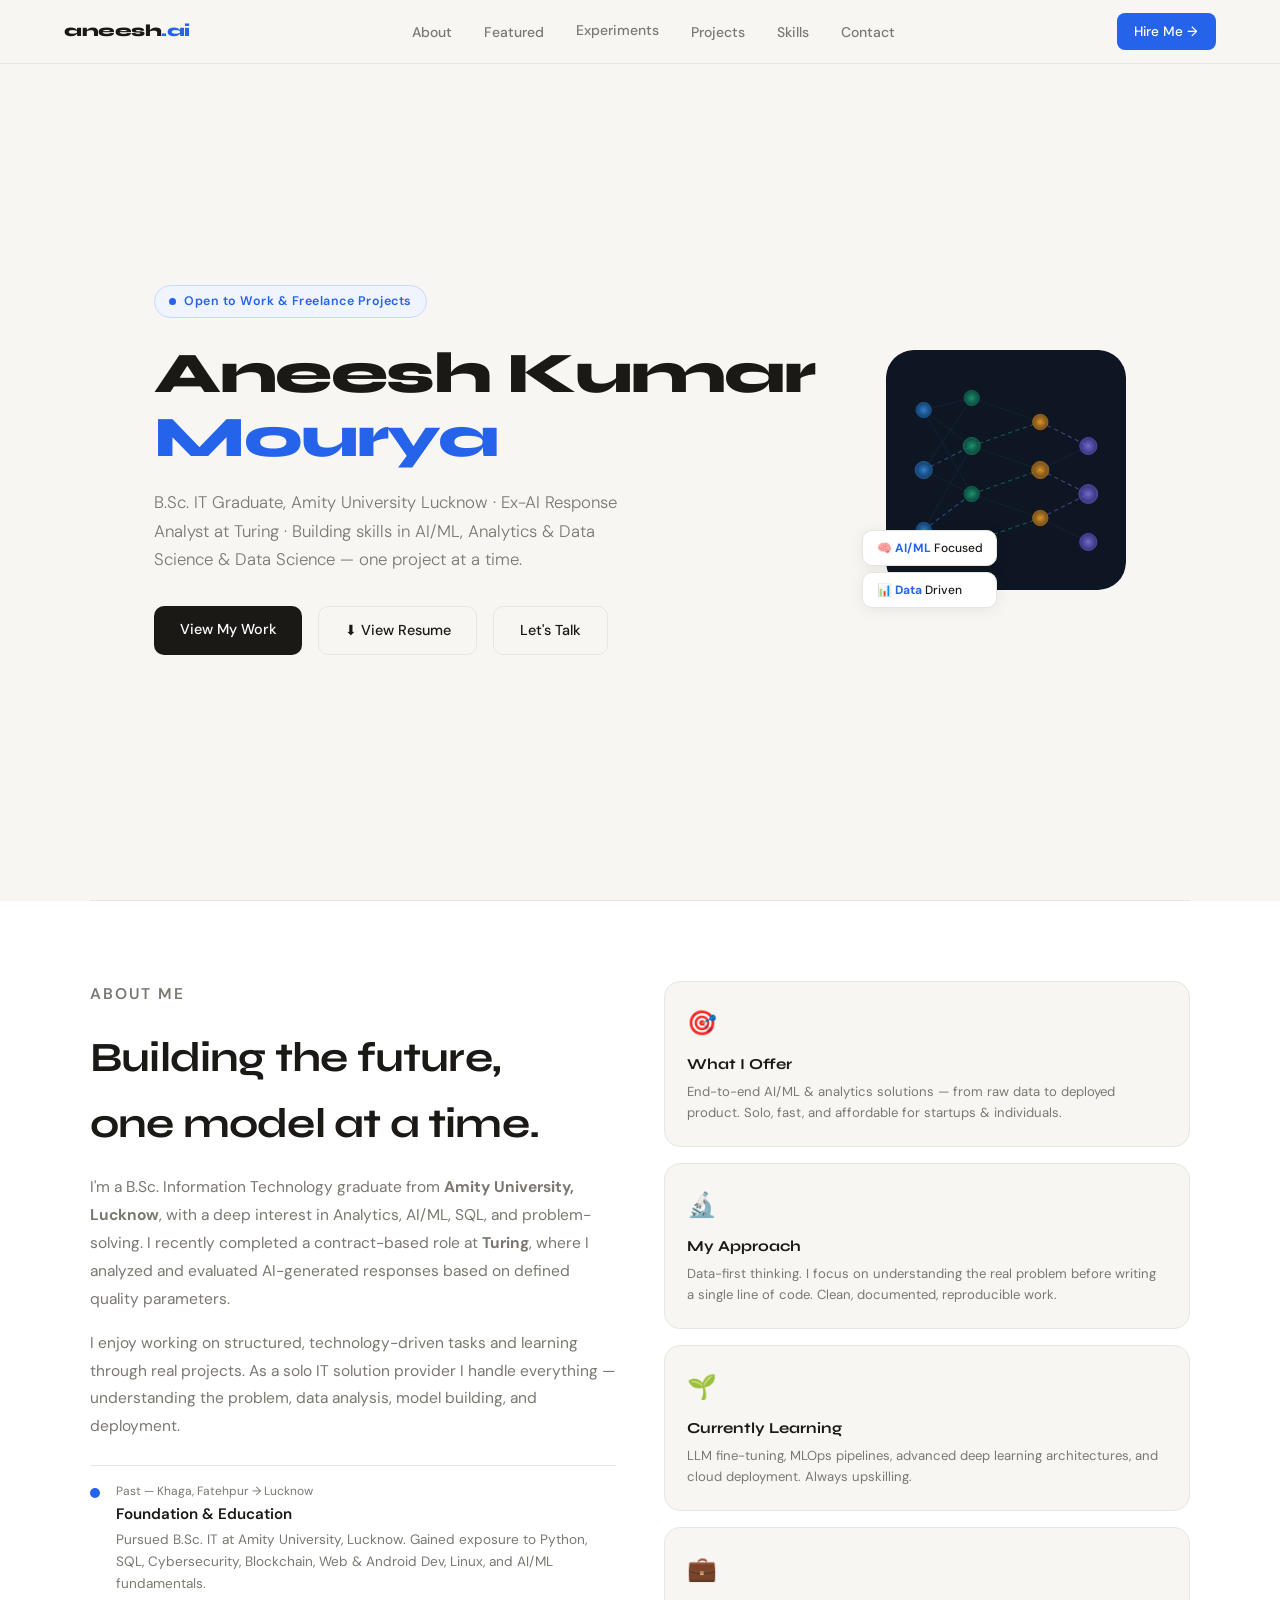
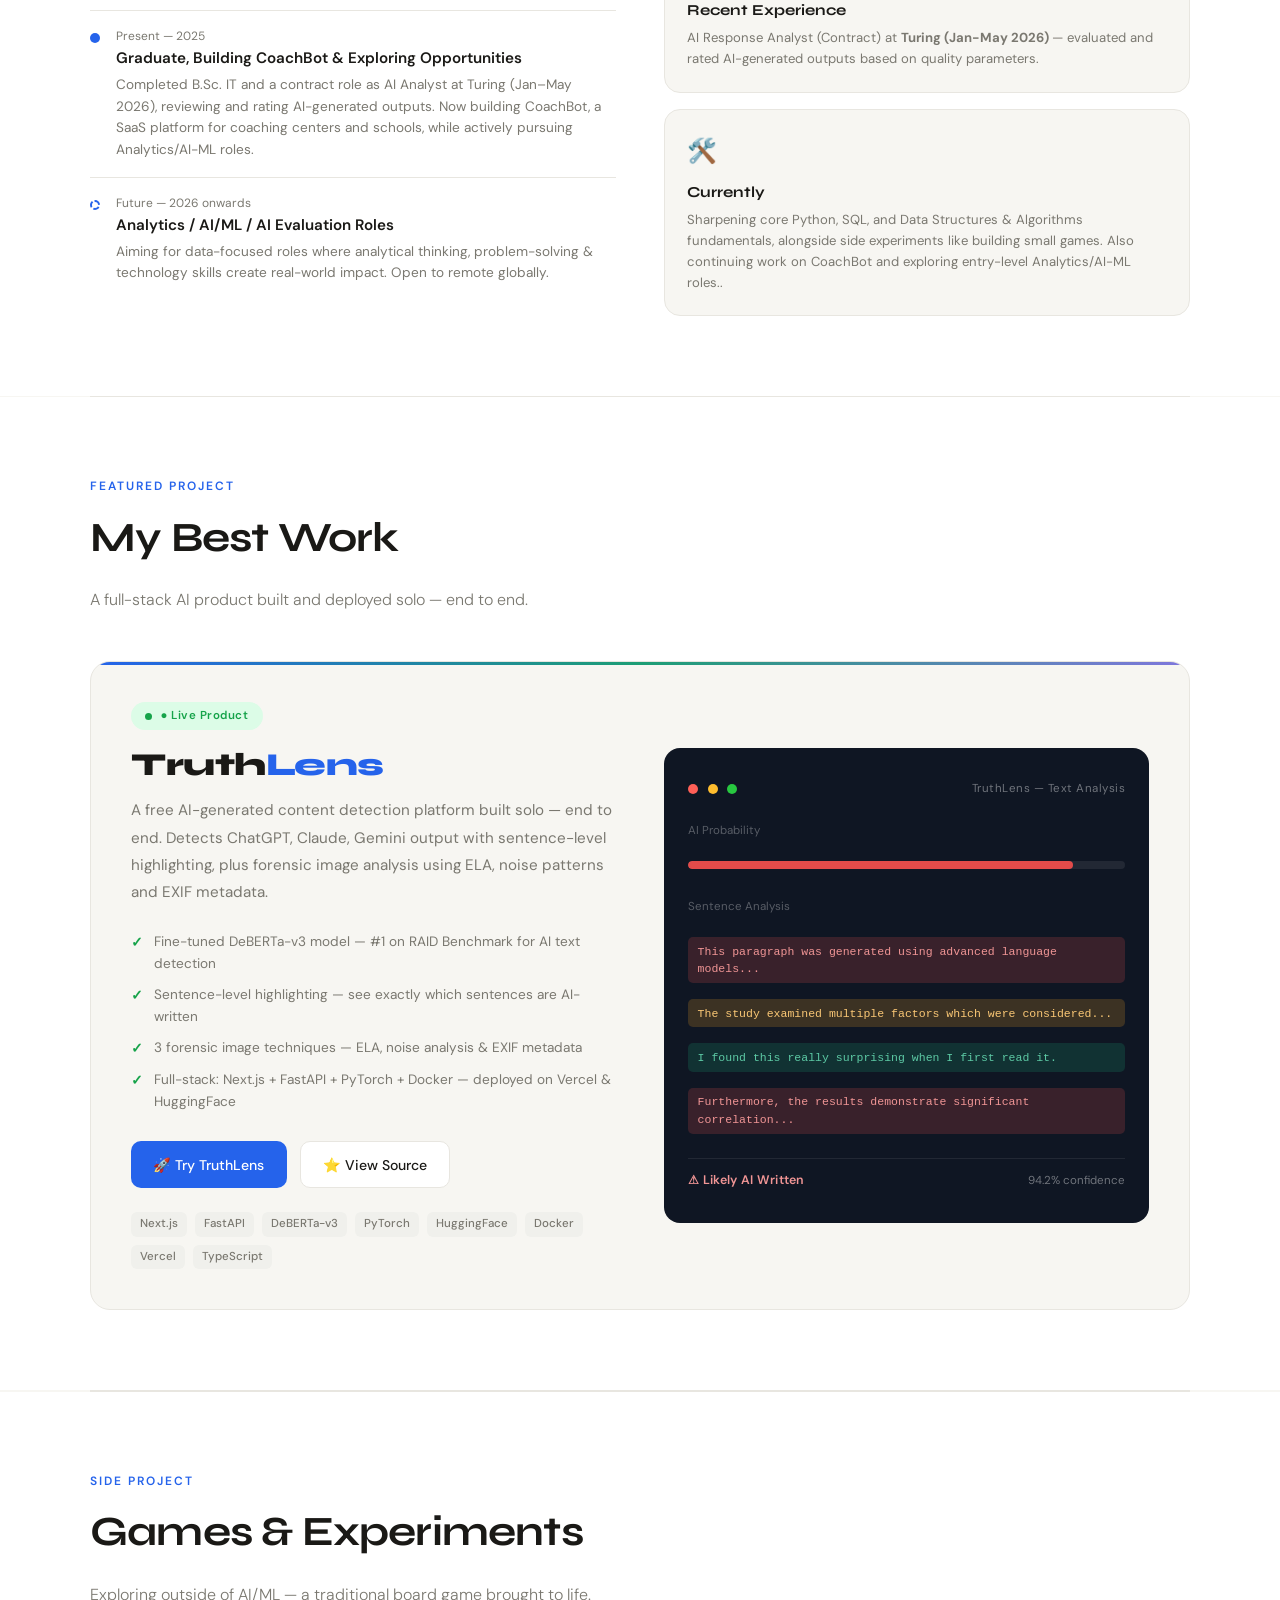
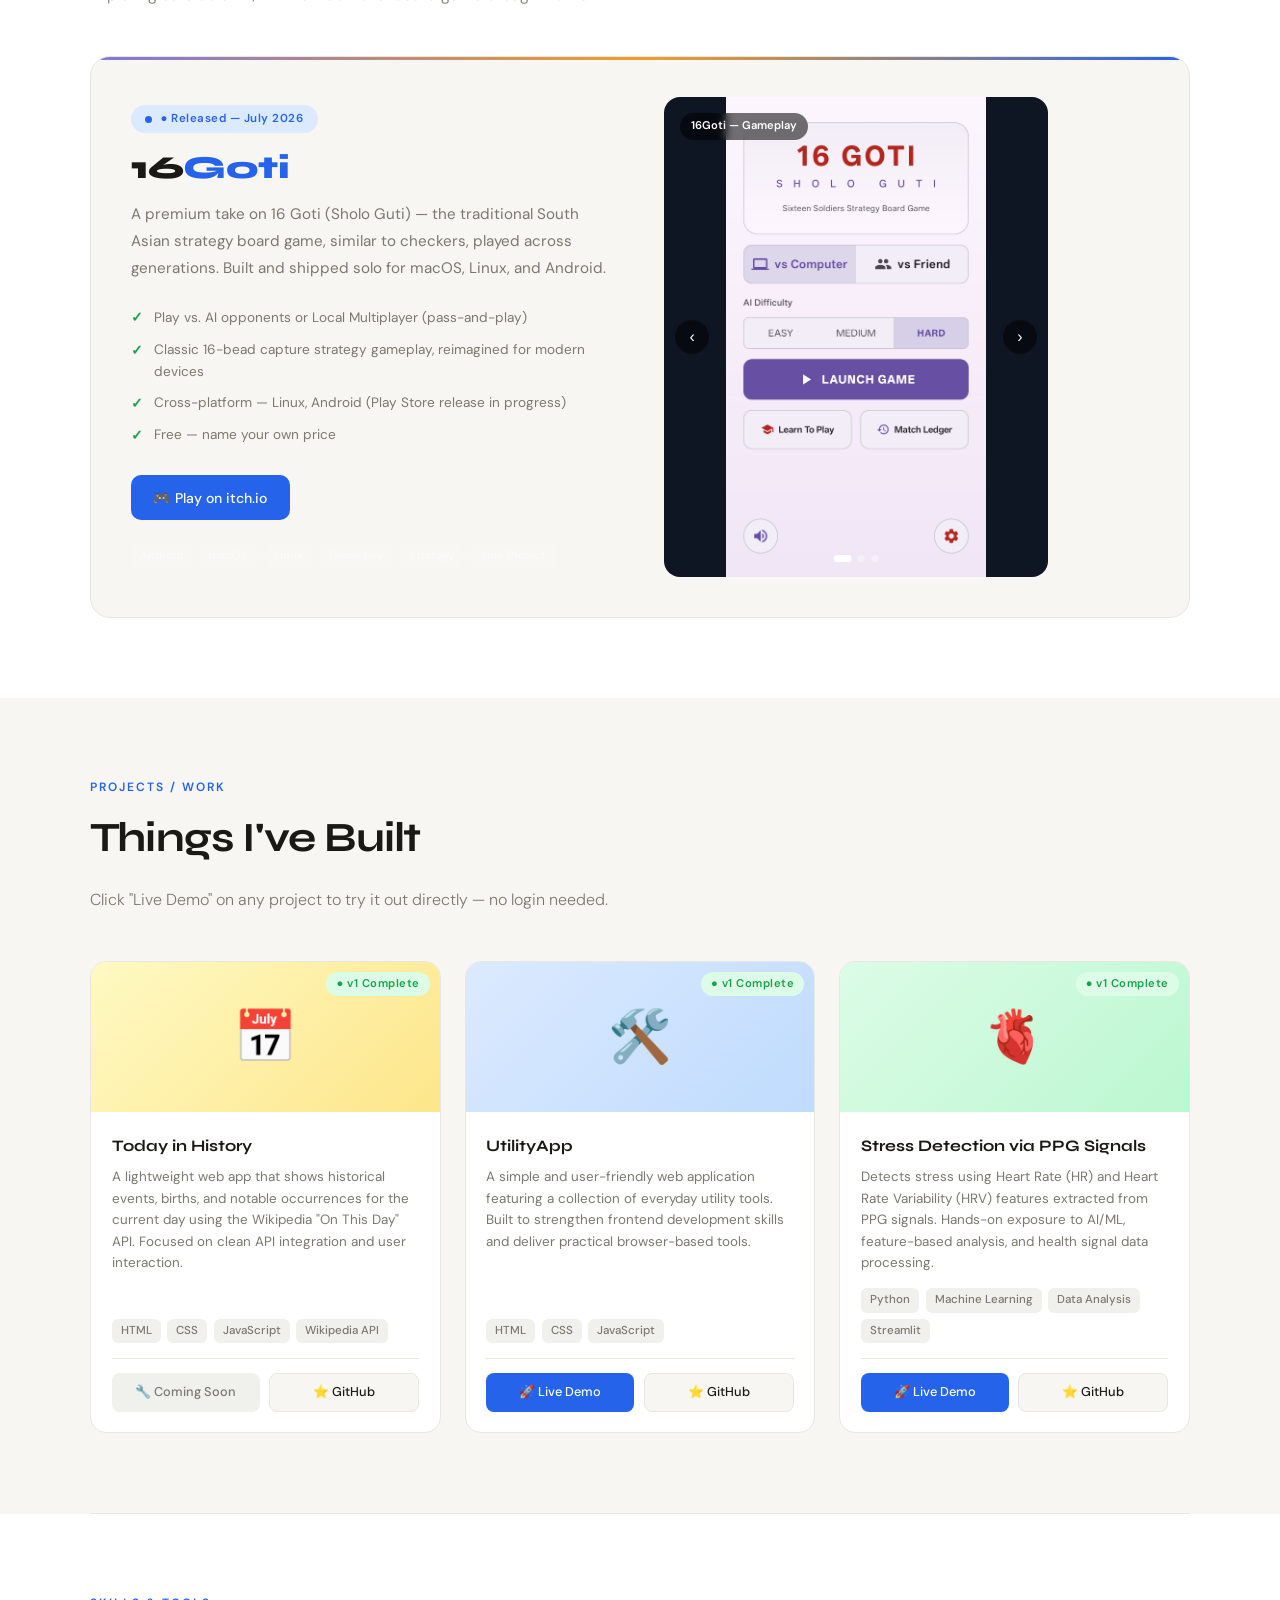
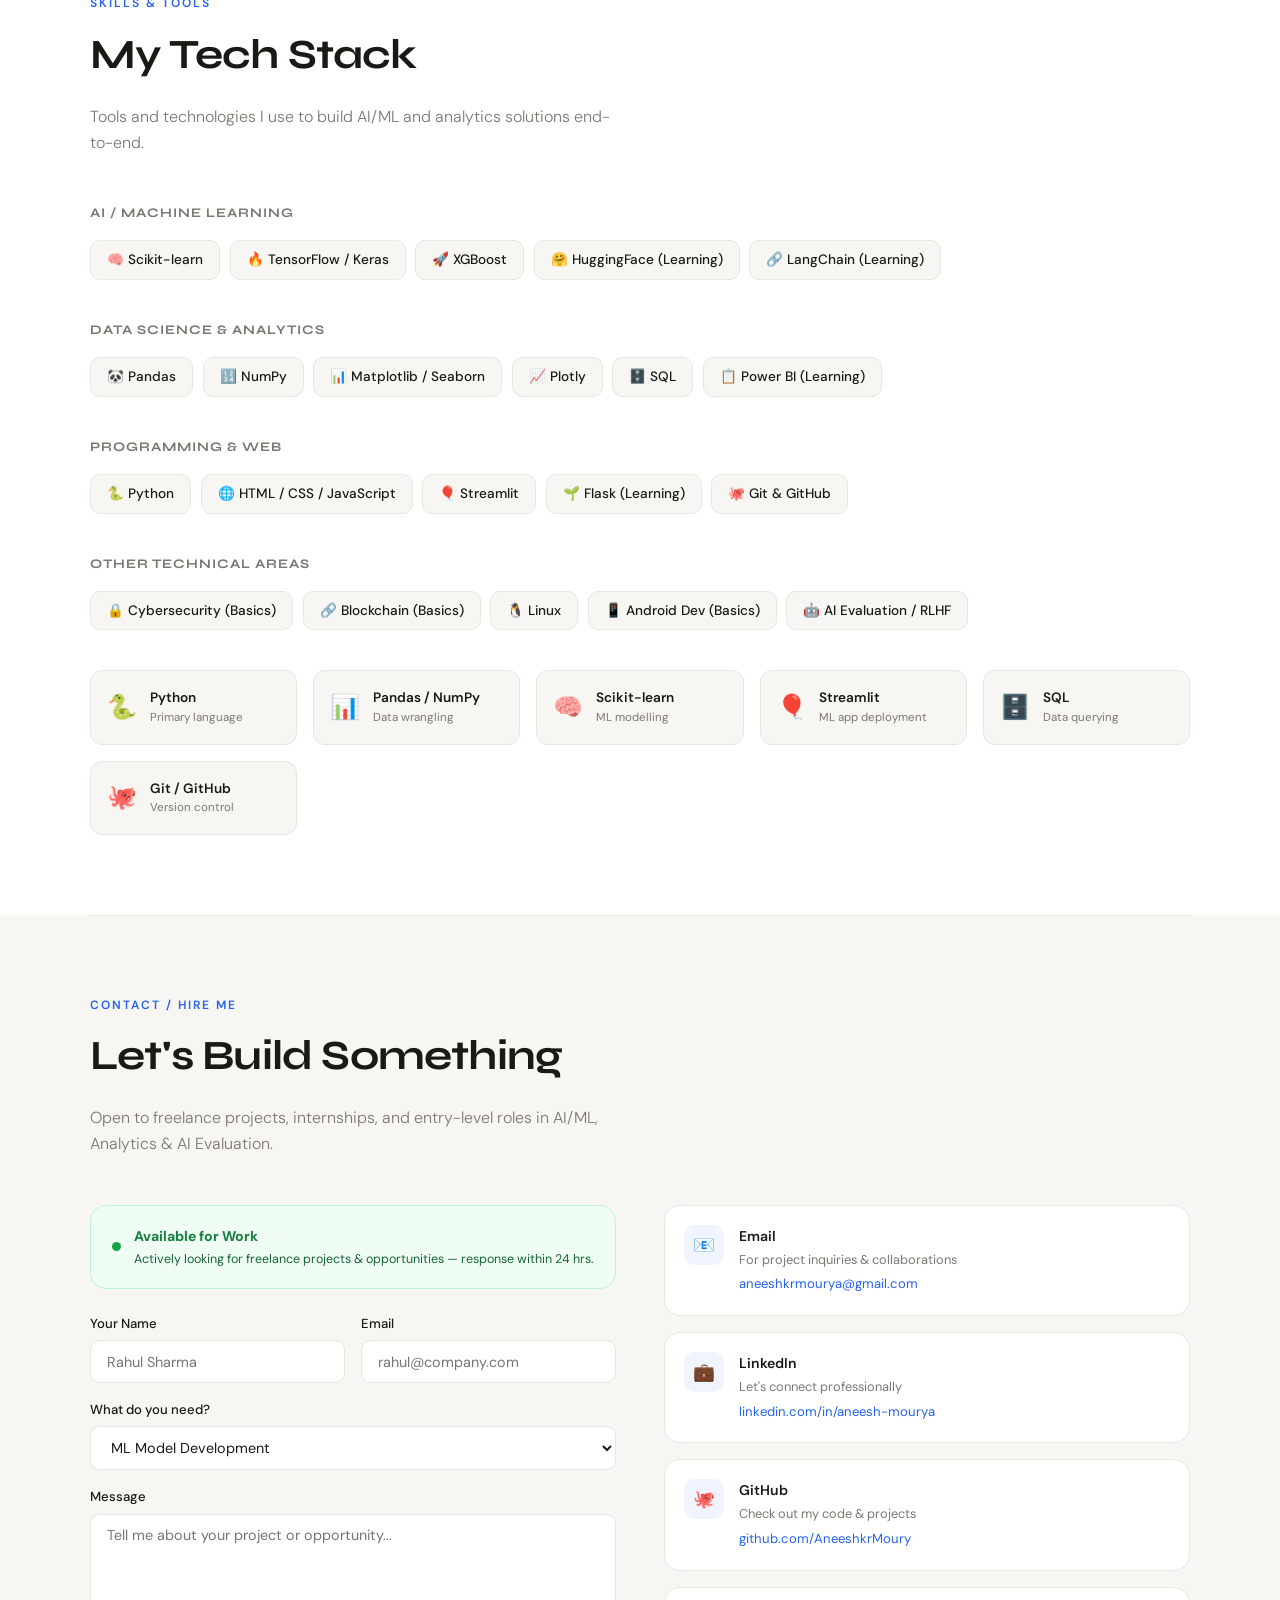
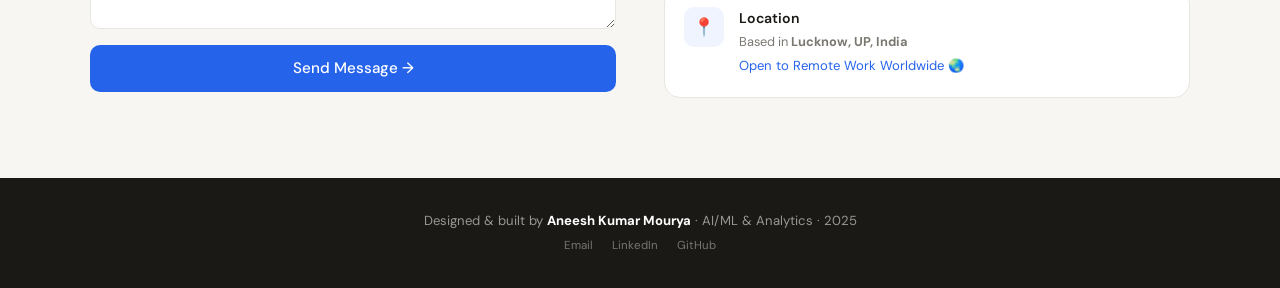
<file: index.html>
<!DOCTYPE html>
<html lang="en">
<head>
  <meta charset="UTF-8"/>
  <meta name="viewport" content="width=device-width, initial-scale=1.0"/>
  <title>Aneesh Kumar Mourya — AI/ML & Analytics</title>

    <!-- ── SEO: Basic ── -->
    <meta name="description" content="Portfolio of Aneesh Kumar Mourya — AI/ML enthusiast, Data Analyst, and AI Response Analyst at Turing. Open to freelance projects and entry-level roles."/>
    <meta name="keywords" content="Aneesh Kumar Mourya, AI ML, Data Science, Machine Learning, Analytics, Python,  Streamlit, Portfolio, Lucknow"/>
    <meta name="author" content="Aneesh Kumar Mourya"/>
    <meta name="robots" content="index, follow"/>

    <!-- ── SEO: Open Graph (LinkedIn, WhatsApp, Facebook preview) ── -->
    <meta property="og:type"        content="website"/>
    <meta property="og:url"         content="https://AneeshkrMoury.github.io"/>
    <meta property="og:title"       content="Aneesh Kumar Mourya — AI/ML & Data Science"/>
    <meta property="og:description" content="B.Sc. IT Graduate. Building ML models, data  dashboards & AI solutions. Open to freelance & entry-level roles."/>
    <meta property="og:image"       content="https://AneeshkrMoury.github.io/assets/og-preview.png"/>

    <!-- ── SEO: Twitter/X card ── -->
    <meta name="twitter:card"        content="summary_large_image"/>
    <meta name="twitter:title"       content="Aneesh Kumar Mourya — AI/ML & Data Science"/>
    <meta name="twitter:description" content="B.Sc. IT student & AI Analyst at Turing. Building ML models, data dashboards & AI solutions."/>
    <meta name="twitter:image"       content="https://AneeshkrMoury.github.io/assets/og-preview.png"/>

    <!-- ── SEO: Canonical URL ── -->
    <link rel="canonical" href="https://AneeshkrMoury.github.io"/>


  <!-- Google Analytics -->
  <script async src="https://www.googletagmanager.com/gtag/js?id=G-GRTC12CGFG"></script>
  <script>
    window.dataLayer = window.dataLayer || [];
    function gtag(){dataLayer.push(arguments);}
    gtag('js', new Date());
    gtag('config', 'G-GRTC12CGFG');
  </script>

  <!-- Google Fonts -->
  <link rel="preconnect" href="https://fonts.googleapis.com"/>
  <link href="https://fonts.googleapis.com/css2?family=Syne:wght@400;600;700;800&family=DM+Sans:wght@300;400;500&display=swap" rel="stylesheet"/>

  <!-- ── CSS — one file per section, load order matters ── -->
  <link rel="stylesheet" href="css/tokens.css"/>
  <link rel="stylesheet" href="css/utilities.css"/>
  <link rel="stylesheet" href="css/nav.css"/>
  <link rel="stylesheet" href="css/hero.css"/>
  <link rel="stylesheet" href="css/about.css"/>
  <link rel="stylesheet" href="css/projects.css"/>
  <link rel="stylesheet" href="css/skills.css"/>
  <link rel="stylesheet" href="css/contact.css"/>
  <link rel="stylesheet" href="css/footer.css"/>
  <!-- ADD NEW SECTION CSS HERE ↑ -->
</head>
<body>

<!-- ═══════════════════════════════════════════════════
     NAV
     To add a link: copy a <li> and update href + label
     ═══════════════════════════════════════════════════ -->
<nav>
  <a href="#" class="nav-logo">aneesh<span>.ai</span></a>
  <ul class="nav-links">
    <li><a href="#about">About</a></li>
    <li><a href="#featured">Featured</a></li>
    <a href="#side-project">Experiments</a>
    <li><a href="#projects">Projects</a></li>
    <li><a href="#skills">Skills</a></li>
    <li><a href="#contact">Contact</a></li>
    <!-- ADD NEW NAV LINK HERE -->
  </ul>
  <a href="#contact" class="nav-cta">Hire Me →</a>
</nav>

<!-- ═══════════════════════════════════════════════════
     HERO SECTION
     Edit content in: sections/hero.html
     Edit styles in:  css/hero.css
     ═══════════════════════════════════════════════════ -->
<div class="hero">
  <div class="hero-left">
    <div class="hero-badge">Open to Work &amp; Freelance Projects</div>
    <h1>Aneesh Kumar<br/><em>Mourya</em></h1>
    <p class="hero-sub">
      B.Sc. IT Graduate, Amity University Lucknow · Ex-AI Response Analyst at Turing · Building skills in AI/ML, Analytics & Data Science &amp; Data Science — one project at a time.
    </p>
    <div class="hero-btns">
      <a href="#projects" class="btn-primary">View My Work</a>
      <a href="assets/Aneesh_Kumar_Mourya_Resume.pdf" target="_blank" class="btn-outline">⬇ View Resume</a>
      <a href="#contact" class="btn-outline">Let's Talk</a>
    </div>
  </div>
  <div class="hero-right">
    <div class="hero-avatar" style="background:transparent; border:none; padding:0; overflow:hidden;">
  <svg width="100%" viewBox="0 0 280 280" xmlns="http://www.w3.org/2000/svg" style="border-radius:26px;">
    <defs>
      <radialGradient id="gb" cx="50%" cy="50%" r="50%"><stop offset="0%" stop-color="#378ADD" stop-opacity="0.9"/><stop offset="100%" stop-color="#185FA5" stop-opacity="0.6"/></radialGradient>
      <radialGradient id="gt" cx="50%" cy="50%" r="50%"><stop offset="0%" stop-color="#1D9E75" stop-opacity="0.9"/><stop offset="100%" stop-color="#0F6E56" stop-opacity="0.6"/></radialGradient>
      <radialGradient id="ga" cx="50%" cy="50%" r="50%"><stop offset="0%" stop-color="#EF9F27" stop-opacity="0.9"/><stop offset="100%" stop-color="#BA7517" stop-opacity="0.6"/></radialGradient>
      <radialGradient id="gp" cx="50%" cy="50%" r="50%"><stop offset="0%" stop-color="#7F77DD" stop-opacity="0.9"/><stop offset="100%" stop-color="#534AB7" stop-opacity="0.6"/></radialGradient>
      <style>
        .he{stroke-width:.7;fill:none;opacity:.15}
        .ha{stroke-width:1.2;fill:none;opacity:.5;stroke-dasharray:5 4;animation:fd 1.8s linear infinite}
        .ha2{stroke-width:1.2;fill:none;opacity:.5;stroke-dasharray:5 4;animation:fd 2.2s linear infinite .5s}
        .ha3{stroke-width:1.2;fill:none;opacity:.5;stroke-dasharray:5 4;animation:fd 2.6s linear infinite 1s}
        .p1{animation:pn 2.8s ease-in-out infinite}
        .p2{animation:pn 2.8s ease-in-out infinite .6s}
        .p3{animation:pn 2.8s ease-in-out infinite 1.2s}
        .p4{animation:pn 2.8s ease-in-out infinite 1.8s}
        .rg{animation:re 2.8s ease-out infinite}
        .rg2{animation:re 2.8s ease-out infinite 1.4s}
        @keyframes fd{to{stroke-dashoffset:-18}}
        @keyframes pn{0%,100%{r:9}50%{r:11}}
        @keyframes re{0%{r:10;opacity:.5}100%{r:24;opacity:0}}
      </style>
    </defs>
    <rect width="280" height="280" fill="#0f1623" rx="26"/>
    <!-- Edges input→h1 -->
    <line class="he" stroke="#378ADD" x1="44" y1="70"  x2="100" y2="56"/>
    <line class="he" stroke="#378ADD" x1="44" y1="70"  x2="100" y2="112"/>
    <line class="he" stroke="#378ADD" x1="44" y1="70"  x2="100" y2="168"/>
    <line class="he" stroke="#378ADD" x1="44" y1="140" x2="100" y2="56"/>
    <line class="ha"  stroke="#378ADD" x1="44" y1="140" x2="100" y2="112"/>
    <line class="he" stroke="#378ADD" x1="44" y1="140" x2="100" y2="168"/>
    <line class="he" stroke="#378ADD" x1="44" y1="210" x2="100" y2="112"/>
    <line class="ha2" stroke="#378ADD" x1="44" y1="210" x2="100" y2="168"/>
    <line class="he" stroke="#378ADD" x1="44" y1="210" x2="100" y2="224"/>
    <!-- Edges h1→h2 -->
    <line class="he"  stroke="#1D9E75" x1="100" y1="56"  x2="180" y2="84"/>
    <line class="ha3" stroke="#1D9E75" x1="100" y1="112" x2="180" y2="84"/>
    <line class="he"  stroke="#1D9E75" x1="100" y1="112" x2="180" y2="140"/>
    <line class="ha"  stroke="#1D9E75" x1="100" y1="168" x2="180" y2="140"/>
    <line class="he"  stroke="#1D9E75" x1="100" y1="168" x2="180" y2="196"/>
    <line class="ha2" stroke="#1D9E75" x1="100" y1="224" x2="180" y2="196"/>
    <!-- Edges h2→out -->
    <line class="ha"  stroke="#7F77DD" x1="180" y1="84"  x2="236" y2="112"/>
    <line class="he"  stroke="#7F77DD" x1="180" y1="140" x2="236" y2="112"/>
    <line class="ha2" stroke="#7F77DD" x1="180" y1="140" x2="236" y2="168"/>
    <line class="ha3" stroke="#7F77DD" x1="180" y1="196" x2="236" y2="168"/>
    <line class="he"  stroke="#7F77DD" x1="180" y1="196" x2="236" y2="224"/>
    <!-- Input nodes -->
    <circle class="rg"  cx="44" cy="140" r="10" fill="none" stroke="#378ADD" stroke-width=".7"/>
    <circle cx="44" cy="70"  r="9" fill="url(#gb)" stroke="#185FA5" stroke-width=".8"/>
    <circle cx="44" cy="140" r="9" fill="url(#gb)" stroke="#185FA5" stroke-width=".8" class="p1"/>
    <circle cx="44" cy="210" r="9" fill="url(#gb)" stroke="#185FA5" stroke-width=".8" class="p3"/>
    <!-- H1 nodes -->
    <circle class="rg2" cx="100" cy="112" r="10" fill="none" stroke="#1D9E75" stroke-width=".7"/>
    <circle cx="100" cy="56"  r="9" fill="url(#gt)" stroke="#0F6E56" stroke-width=".8"/>
    <circle cx="100" cy="112" r="9" fill="url(#gt)" stroke="#0F6E56" stroke-width=".8" class="p2"/>
    <circle cx="100" cy="168" r="9" fill="url(#gt)" stroke="#0F6E56" stroke-width=".8" class="p4"/>
    <circle cx="100" cy="224" r="9" fill="url(#gt)" stroke="#0F6E56" stroke-width=".8" class="p1"/>
    <!-- H2 nodes -->
    <circle class="rg"  cx="180" cy="140" r="10" fill="none" stroke="#EF9F27" stroke-width=".7"/>
    <circle cx="180" cy="84"  r="9" fill="url(#ga)" stroke="#BA7517" stroke-width=".8" class="p3"/>
    <circle cx="180" cy="140" r="9" fill="url(#ga)" stroke="#BA7517" stroke-width=".8" class="p1"/>
    <circle cx="180" cy="196" r="9" fill="url(#ga)" stroke="#BA7517" stroke-width=".8" class="p2"/>
    <!-- Output nodes -->
    <circle class="rg2" cx="236" cy="168" r="11" fill="none" stroke="#7F77DD" stroke-width=".7"/>
    <circle cx="236" cy="112" r="10" fill="url(#gp)" stroke="#534AB7" stroke-width="1" class="p4"/>
    <circle cx="236" cy="168" r="10" fill="url(#gp)" stroke="#534AB7" stroke-width="1" class="p2"/>
    <circle cx="236" cy="224" r="10" fill="url(#gp)" stroke="#534AB7" stroke-width="1" class="p3"/>
  </svg>
</div>
    <div class="hero-chips">
      <div class="chip">🧠 <strong>AI/ML</strong> Focused</div>
      <div class="chip">📊 <strong>Data</strong> Driven</div>
    </div>
  </div>
</div>

<div class="divider"></div>

<!-- ═══════════════════════════════════════════════════
     ABOUT SECTION
     Edit content in: sections/about.html
     Edit styles in:  css/about.css
     ═══════════════════════════════════════════════════ -->
<section id="about">
  <div class="inner">
    <div class="about-grid">

      <div class="about-bio">
        <p class="section-label">About Me</p>
        <h2 class="section-title">Building the future,<br/>one model at a time.</h2>
        <p>
          I'm a B.Sc. Information Technology graduate from <strong>Amity University, Lucknow</strong>,
          with a deep interest in Analytics, AI/ML, SQL, and problem-solving. I recently completed
          a contract-based role at <strong>Turing</strong>, where I analyzed and evaluated
          AI-generated responses based on defined quality parameters.
        </p>
        <p>
          I enjoy working on structured, technology-driven tasks and learning through real projects.
          As a solo IT solution provider I handle everything — understanding the problem,
          data analysis, model building, and deployment.
        </p>

        <div class="timeline">
          <div class="timeline-item reveal">
            <div class="tl-dot"></div>
            <div>
              <div class="tl-year">Past — Khaga, Fatehpur → Lucknow</div>
              <div class="tl-title">Foundation &amp; Education</div>
              <div class="tl-desc">Pursued B.Sc. IT at Amity University, Lucknow. Gained exposure to Python, SQL, Cybersecurity, Blockchain, Web &amp; Android Dev, Linux, and AI/ML fundamentals.</div>
            </div>
          </div>
          <div class="timeline-item reveal">
            <div class="tl-dot"></div>
            <div>
              <div class="tl-year">Present — 2025</div>
              <div class="tl-title">Graduate, Building CoachBot &amp; Exploring Opportunities</div>
              <div class="tl-desc">Completed B.Sc. IT and a contract role as AI Analyst at Turing (Jan–May 2026), reviewing and rating AI-generated outputs. Now building CoachBot, a SaaS platform for coaching centers and schools, while actively pursuing Analytics/AI-ML roles.</div>
            </div>
          </div>
          <div class="timeline-item reveal">
            <div class="tl-dot future"></div>
            <div>
              <div class="tl-year">Future — 2026 onwards</div>
              <div class="tl-title">Analytics / AI/ML / AI Evaluation Roles</div>
              <div class="tl-desc">Aiming for data-focused roles where analytical thinking, problem-solving &amp; technology skills create real-world impact. Open to remote globally.</div>
            </div>
          </div>
        </div>
      </div>

      <div class="about-cards">
        <div class="about-card reveal">
          <div class="about-card-icon">🎯</div>
          <h4>What I Offer</h4>
          <p>End-to-end AI/ML &amp; analytics solutions — from raw data to deployed product. Solo, fast, and affordable for startups &amp; individuals.</p>
        </div>
        <div class="about-card reveal">
          <div class="about-card-icon">🔬</div>
          <h4>My Approach</h4>
          <p>Data-first thinking. I focus on understanding the real problem before writing a single line of code. Clean, documented, reproducible work.</p>
        </div>
        <div class="about-card reveal">
          <div class="about-card-icon">🌱</div>
          <h4>Currently Learning</h4>
          <p>LLM fine-tuning, MLOps pipelines, advanced deep learning architectures, and cloud deployment. Always upskilling.</p>
        </div>
        <div class="about-card reveal">
          <div class="about-card-icon">💼</div>
          <h4>Recent Experience</h4>
          <p>AI Response Analyst (Contract) at <strong>Turing (Jan-May 2026) </strong> — evaluated and rated AI-generated outputs based on quality parameters.</p>
        </div>
        <div class="about-card reveal">
          <div class="about-card-icon">🛠️</div>
          <h4>Currently</h4>
          <p>Sharpening core Python, SQL, and Data Structures &amp; Algorithms fundamentals, alongside side experiments like building small games. Also continuing work on CoachBot and exploring entry-level Analytics/AI-ML roles..</p>
        </div>
      </div>

    </div>
  </div>
</section>

<div class="divider"></div>


<!-- ═══════════════════════════════════════════════════
     SECTION: FEATURED PROJECT
     Edit content in: sections/featured.html
     To add another featured project: copy .featured-card
     ═══════════════════════════════════════════════════ -->
<section id="featured" style="padding:var(--section-pad); background:var(--surface);">
  <div class="inner">
    <p class="section-label">Featured Project</p>
    <h2 class="section-title">My Best Work</h2>
    <p class="section-desc">A full-stack AI product built and deployed solo — end to end.</p>

    <style>
      .featured-card {
        background: var(--bg);
        border: 1.5px solid var(--border);
        border-radius: 20px;
        padding: 2.5rem;
        display: grid;
        grid-template-columns: 1fr 1fr;
        gap: 3rem;
        align-items: center;
        position: relative;
        overflow: hidden;
        transition: box-shadow .2s;
      }
      .featured-card:hover { box-shadow: 0 12px 40px rgba(0,0,0,0.1); }
      .featured-card::before {
        content: '';
        position: absolute;
        top: 0; left: 0; right: 0;
        height: 3px;
        background: linear-gradient(90deg, #2563eb, #1D9E75, #7F77DD);
        border-radius: 20px 20px 0 0;
      }
      .featured-label {
        display: inline-flex; align-items: center; gap: .5rem;
        background: #dcfce7; color: #16a34a;
        padding: .3rem .9rem; border-radius: 100px;
        font-size: .72rem; font-weight: 600;
        letter-spacing: .5px; margin-bottom: 1rem;
      }
      .featured-label::before {
        content: ''; width: 7px; height: 7px;
        background: #16a34a; border-radius: 50%;
        animation: pulse 2s infinite;
      }
      .featured-title {
        font-family: var(--font-display);
        font-size: clamp(1.4rem, 2.5vw, 2rem);
        font-weight: 800; letter-spacing: -.5px;
        margin-bottom: .8rem; line-height: 1.2;
      }
      .featured-title span { color: var(--accent); }
      .featured-desc {
        font-size: .95rem; color: var(--muted);
        line-height: 1.8; margin-bottom: 1.5rem;
      }
      .featured-highlights {
        display: flex; flex-direction: column;
        gap: .6rem; margin-bottom: 1.8rem;
      }
      .highlight-item {
        display: flex; align-items: flex-start; gap: .7rem;
        font-size: .85rem; color: var(--muted);
      }
      .highlight-item::before {
        content: '✓';
        color: #16a34a; font-weight: 700;
        flex-shrink: 0; margin-top: .05rem;
      }
      .featured-btns { display: flex; gap: .8rem; flex-wrap: wrap; }
      .featured-btn-primary {
        background: var(--accent); color: white;
        padding: .7rem 1.4rem; border-radius: 10px;
        font-size: .88rem; font-weight: 500;
        text-decoration: none; transition: opacity .2s;
        display: inline-flex; align-items: center; gap: .4rem;
      }
      .featured-btn-primary:hover { opacity: .85; }
      .featured-btn-secondary {
        background: var(--surface); color: var(--text);
        padding: .7rem 1.4rem; border-radius: 10px;
        font-size: .88rem; font-weight: 500;
        text-decoration: none; border: 1.5px solid var(--border);
        transition: border-color .2s;
        display: inline-flex; align-items: center; gap: .4rem;
      }
      .featured-btn-secondary:hover { border-color: var(--text); }
      .featured-visual {
        background: #0f1623;
        border-radius: 16px;
        padding: 2rem 1.5rem;
        display: flex; flex-direction: column; gap: 1rem;
      }
      .featured-visual-header {
        display: flex; align-items: center; gap: .6rem;
        margin-bottom: .5rem;
      }
      .dot { width: 10px; height: 10px; border-radius: 50%; }
      .dot-red   { background: #ff5f57; }
      .dot-yellow{ background: #ffbd2e; }
      .dot-green { background: #28c840; }
      .mock-label {
        font-size: .72rem; color: rgba(255,255,255,.4);
        margin-left: auto; letter-spacing: .5px;
      }
      .mock-bar {
        height: 8px; border-radius: 4px;
        background: rgba(255,255,255,.08);
        position: relative; overflow: hidden;
      }
      .mock-bar-fill {
        height: 100%; border-radius: 4px;
        animation: bar-fill 2.5s ease-in-out infinite alternate;
      }
      .bar-red    { background: #E24B4A; width: 88%; }
      .bar-yellow { background: #EF9F27; width: 45%; }
      .bar-green  { background: #1D9E75; width: 12%; }
      @keyframes bar-fill {
        0%   { opacity: .7; }
        100% { opacity: 1; }
      }
      .mock-sentence {
        font-size: .72rem; padding: .35rem .6rem;
        border-radius: 5px; line-height: 1.5;
        font-family: monospace;
      }
      .mock-ai    { background: rgba(226,75,74,.2);  color: #f09595; }
      .mock-human { background: rgba(29,158,117,.2); color: #5DCAA5; }
      .mock-mixed { background: rgba(239,159,39,.2); color: #FAC775; }
      .mock-score {
        display: flex; justify-content: space-between;
        align-items: center; margin-top: .5rem;
        padding-top: .8rem;
        border-top: 1px solid rgba(255,255,255,.08);
      }
      .mock-verdict {
        font-size: .78rem; font-weight: 600;
        color: #f09595; letter-spacing: .3px;
      }
      .mock-conf {
        font-size: .72rem; color: rgba(255,255,255,.4);
      }
      .featured-tags {
        display: flex; flex-wrap: wrap; gap: .5rem;
        margin-top: 1.2rem;
      }
      .featured-tag {
        background: rgba(255,255,255,.06);
        color: rgba(255,255,255,.5);
        font-size: .7rem; font-weight: 500;
        padding: 3px 9px; border-radius: 6px;
      }
      @media (max-width: 768px) {
        .featured-card { grid-template-columns: 1fr; }
        .featured-visual { display: none; }
      }
    </style>

    <div class="featured-card reveal">

      <!-- LEFT: Info -->
      <div>
        <div class="featured-label">● Live Product</div>
        <div class="featured-title">Truth<span>Lens</span></div>
        <p class="featured-desc">
          A free AI-generated content detection platform built solo — end to end.
          Detects ChatGPT, Claude, Gemini output with sentence-level highlighting,
          plus forensic image analysis using ELA, noise patterns and EXIF metadata.
        </p>
        <div class="featured-highlights">
          <div class="highlight-item">Fine-tuned DeBERTa-v3 model — #1 on RAID Benchmark for AI text detection</div>
          <div class="highlight-item">Sentence-level highlighting — see exactly which sentences are AI-written</div>
          <div class="highlight-item">3 forensic image techniques — ELA, noise analysis & EXIF metadata</div>
          <div class="highlight-item">Full-stack: Next.js + FastAPI + PyTorch + Docker — deployed on Vercel & HuggingFace</div>
        </div>
        <div class="featured-btns">
          <a href="https://truthlens-fawn.vercel.app" target="_blank" class="featured-btn-primary">🚀 Try TruthLens</a>
          <a href="https://github.com/AneeshkrMoury/truthlens" target="_blank" class="featured-btn-secondary">⭐ View Source</a>
        </div>
        <div class="featured-tags" style="margin-top:1.5rem;">
          <span class="tag">Next.js</span>
          <span class="tag">FastAPI</span>
          <span class="tag">DeBERTa-v3</span>
          <span class="tag">PyTorch</span>
          <span class="tag">HuggingFace</span>
          <span class="tag">Docker</span>
          <span class="tag">Vercel</span>
          <span class="tag">TypeScript</span>
        </div>
      </div>

      <!-- RIGHT: Mock UI preview -->
      <div class="featured-visual">
        <div class="featured-visual-header">
          <div class="dot dot-red"></div>
          <div class="dot dot-yellow"></div>
          <div class="dot dot-green"></div>
          <span class="mock-label">TruthLens — Text Analysis</span>
        </div>
        <div style="font-size:.72rem;color:rgba(255,255,255,.3);margin-bottom:.3rem;">AI Probability</div>
        <div class="mock-bar"><div class="mock-bar-fill bar-red"></div></div>
        <div style="font-size:.72rem;color:rgba(255,255,255,.3);margin:.8rem 0 .3rem;">Sentence Analysis</div>
        <div class="mock-sentence mock-ai">This paragraph was generated using advanced language models...</div>
        <div class="mock-sentence mock-mixed">The study examined multiple factors which were considered...</div>
        <div class="mock-sentence mock-human">I found this really surprising when I first read it.</div>
        <div class="mock-sentence mock-ai">Furthermore, the results demonstrate significant correlation...</div>
        <div class="mock-score">
          <span class="mock-verdict">⚠ Likely AI Written</span>
          <span class="mock-conf">94.2% confidence</span>
        </div>
      </div>

    </div>
  </div>
</section>

<div class="divider"></div>

<div class="divider"></div>

<section id="side-project" style="padding:var(--section-pad); background:var(--surface);">
  <div class="inner">
    <p class="section-label">Side Project</p>
    <h2 class="section-title">Games & Experiments</h2>
    <p class="section-desc">Exploring outside of AI/ML — a traditional board game brought to life.</p>

    <style>
      .side-card {
        background: var(--bg);
        border: 1.5px solid var(--border);
        border-radius: 20px;
        padding: 2.5rem;
        display: grid;
        grid-template-columns: 1fr 1fr;
        gap: 3rem;
        align-items: center;
        position: relative;
        overflow: hidden;
        transition: box-shadow .2s;
      }
      .side-card:hover { box-shadow: 0 12px 40px rgba(0,0,0,0.1); }
      .side-card::before {
        content: '';
        position: absolute;
        top: 0; left: 0; right: 0;
        height: 3px;
        background: linear-gradient(90deg, #7F77DD, #EF9F27, #2563eb);
        border-radius: 20px 20px 0 0;
      }
      .side-label {
        display: inline-flex; align-items: center; gap: .5rem;
        background: #dbeafe; color: #2563eb;
        padding: .3rem .9rem; border-radius: 100px;
        font-size: .72rem; font-weight: 600;
        letter-spacing: .5px; margin-bottom: 1rem;
      }
      .side-label::before {
        content: ''; width: 7px; height: 7px;
        background: #2563eb; border-radius: 50%;
      }
      .side-title {
        font-family: var(--font-display);
        font-size: clamp(1.4rem, 2.5vw, 2rem);
        font-weight: 800; letter-spacing: -.5px;
        margin-bottom: .8rem; line-height: 1.2;
      }
      .side-title span { color: var(--accent); }
      .side-desc {
        font-size: .95rem; color: var(--muted);
        line-height: 1.8; margin-bottom: 1.5rem;
      }
      .side-highlights {
        display: flex; flex-direction: column;
        gap: .6rem; margin-bottom: 1.8rem;
      }

      /* Gallery */
      .side-gallery {
        border-radius: 16px;
        overflow: hidden;
        position: relative;
        background: #0f1623;
        aspect-ratio: 4 / 5;
        max-height: 480px;
      }
      .gallery-track {
        display: flex;
        height: 100%;
        transition: transform .35s ease;
      }
      .gallery-slide {
        flex: 0 0 100%;
        height: 100%;
        display: flex;
        align-items: center;
        justify-content: center;
      }
      .gallery-slide img {
        width: 100%;
        height: 100%;
        object-fit: contain;
        display: block;
      }
      .side-visual-badge {
        position: absolute; top: 1rem; left: 1rem;
        background: rgba(0,0,0,.55);
        color: white; font-size: .7rem; font-weight: 600;
        padding: .3rem .7rem; border-radius: 100px;
        backdrop-filter: blur(4px);
        z-index: 2;
      }
      .gallery-arrow {
        position: absolute; top: 50%; transform: translateY(-50%);
        width: 34px; height: 34px; border-radius: 50%;
        background: rgba(0,0,0,.5); color: white;
        border: none; cursor: pointer;
        display: flex; align-items: center; justify-content: center;
        font-size: 1rem; z-index: 2;
        transition: background .2s;
      }
      .gallery-arrow:hover { background: rgba(0,0,0,.75); }
      .gallery-prev { left: .7rem; }
      .gallery-next { right: .7rem; }
      .gallery-dots {
        position: absolute; bottom: .9rem; left: 50%;
        transform: translateX(-50%);
        display: flex; gap: .4rem; z-index: 2;
      }
      .gallery-dot {
        width: 7px; height: 7px; border-radius: 50%;
        background: rgba(255,255,255,.4);
        border: none; cursor: pointer; padding: 0;
        transition: background .2s, width .2s;
      }
      .gallery-dot.active {
        background: white;
        width: 18px; border-radius: 4px;
      }

      @media (max-width: 768px) {
        .side-card { grid-template-columns: 1fr; }
        .side-gallery { max-height: 360px; }
      }
    </style>

    <div class="side-card reveal">

      <!-- LEFT: Info -->
      <div>
        <div class="side-label">● Released — July 2026</div>
        <div class="side-title">16<span>Goti</span></div>
        <p class="side-desc">
          A premium take on 16 Goti (Sholo Guti) — the traditional South Asian
          strategy board game, similar to checkers, played across generations.
          Built and shipped solo for macOS, Linux, and Android.
        </p>
        <div class="side-highlights">
          <div class="highlight-item">Play vs. AI opponents or Local Multiplayer (pass-and-play)</div>
          <div class="highlight-item">Classic 16-bead capture strategy gameplay, reimagined for modern devices</div>
          <div class="highlight-item">Cross-platform — Linux, Android (Play Store release in progress)</div>
          <div class="highlight-item">Free — name your own price</div>
        </div>
        <div class="featured-btns">
          <a href="https://aneeshkrmourya.itch.io/16goti" target="_blank" class="featured-btn-primary">🎮 Play on itch.io</a>
        </div>
        <div class="featured-tags" style="margin-top:1.5rem;">
          <span class="featured-tag">Android</span>
          <span class="featured-tag">macOS</span>
          <span class="featured-tag">Linux</span>
          <span class="featured-tag">Game Dev</span>
          <span class="featured-tag">Strategy</span>
          <span class="featured-tag">Solo Project</span>
        </div>
      </div>

      <!-- RIGHT: Swipeable screenshot gallery -->
      <div class="side-gallery" id="goti-gallery">
        <span class="side-visual-badge">16Goti — Gameplay</span>

        <div class="gallery-track" id="goti-track">
          <div class="gallery-slide"><img src="assets/16goti-home.jpeg" alt="16Goti home screen" /></div>
          <div class="gallery-slide"><img src="assets/16goti-live.jpeg" alt="16Goti live match" /></div>
          <div class="gallery-slide"><img src="assets/16goti-settings.jpeg" alt="16Goti settings" /></div>
        </div>

        <button class="gallery-arrow gallery-prev" onclick="gotiSlide(-1)">‹</button>
        <button class="gallery-arrow gallery-next" onclick="gotiSlide(1)">›</button>

        <div class="gallery-dots" id="goti-dots">
          <button class="gallery-dot active" onclick="gotiGoTo(0)"></button>
          <button class="gallery-dot" onclick="gotiGoTo(1)"></button>
          <button class="gallery-dot" onclick="gotiGoTo(2)"></button>
        </div>
      </div>

    </div>
  </div>
</section>

<script>
  (function() {
    let gotiIndex = 0;
    const gotiTotal = 3;

    window.gotiGoTo = function(i) {
      gotiIndex = i;
      updateGoti();
    };
    window.gotiSlide = function(dir) {
      gotiIndex = (gotiIndex + dir + gotiTotal) % gotiTotal;
      updateGoti();
    };
    function updateGoti() {
      document.getElementById('goti-track').style.transform = `translateX(-${gotiIndex * 100}%)`;
      document.querySelectorAll('#goti-dots .gallery-dot').forEach((d, i) => {
        d.classList.toggle('active', i === gotiIndex);
      });
    }

    let startX = 0;
    const gallery = document.getElementById('goti-gallery');
    gallery.addEventListener('touchstart', e => startX = e.touches[0].clientX);
    gallery.addEventListener('touchend', e => {
      const diff = e.changedTouches[0].clientX - startX;
      if (Math.abs(diff) > 40) gotiSlide(diff > 0 ? -1 : 1);
    });
  })();
</script>


<!-- ═══════════════════════════════════════════════════
     PROJECTS SECTION
     Edit content in: sections/projects.html
     Edit styles in:  css/projects.css
     HOW TO ADD A PROJECT: copy a .project-card block,
     update emoji, status, name, desc, tags, URLs
     ═══════════════════════════════════════════════════ -->
<section id="projects">
  <div class="inner">
    <p class="section-label">Projects / Work</p>
    <h2 class="section-title">Things I've Built</h2>
    <p class="section-desc">Click "Live Demo" on any project to try it out directly — no login needed.</p>

    <div class="projects-grid">

      <!-- PROJECT: Today in History -->
      <div class="project-card reveal">
        <div class="project-thumb thumb-yellow">
          📅
          <span class="project-status status-live">● v1 Complete</span>
        </div>
        <div class="project-body">
          <h3>Today in History</h3>
          <p>A lightweight web app that shows historical events, births, and notable occurrences for the current day using the Wikipedia "On This Day" API. Focused on clean API integration and user interaction.</p>
          <div class="project-tags">
            <span class="tag">HTML</span><span class="tag">CSS</span>
            <span class="tag">JavaScript</span><span class="tag">Wikipedia API</span>
          </div>
          <div class="project-footer">
            <span class="proj-btn proj-soon">🔧 Coming Soon</span>
            <a href="https://github.com/AneeshkrMoury/today-in-history" target="_blank" class="proj-btn proj-gh">⭐ GitHub</a>
          </div>
        </div>
      </div>

      <!-- PROJECT: UtilityApp -->
      <div class="project-card reveal">
        <div class="project-thumb thumb-blue">
          🛠️
          <span class="project-status status-live">● v1 Complete</span>
        </div>
        <div class="project-body">
          <h3>UtilityApp</h3>
          <p>A simple and user-friendly web application featuring a collection of everyday utility tools. Built to strengthen frontend development skills and deliver practical browser-based tools.</p>
          <div class="project-tags">
            <span class="tag">HTML</span><span class="tag">CSS</span><span class="tag">JavaScript</span>
          </div>
          <div class="project-footer">
            <a href="https://aneeshkrmoury.github.io/UtilityApp/" target="_blank" class="proj-btn proj-live">🚀 Live Demo</a>
            <a href="https://github.com/AneeshkrMoury/UtilityApp" target="_blank" class="proj-btn proj-gh">⭐ GitHub</a>
          </div>
        </div>
      </div>

      <!-- PROJECT: Stress Detection PPG -->
      <div class="project-card reveal">
        <div class="project-thumb thumb-green">
          🫀
          <span class="project-status status-live">● v1 Complete</span>
        </div>
        <div class="project-body">
          <h3>Stress Detection via PPG Signals</h3>
          <p>Detects stress using Heart Rate (HR) and Heart Rate Variability (HRV) features extracted from PPG signals. Hands-on exposure to AI/ML, feature-based analysis, and health signal data processing.</p>
          <div class="project-tags">
            <span class="tag">Python</span><span class="tag">Machine Learning</span>
            <span class="tag">Data Analysis</span><span class="tag">Streamlit</span>
          </div>
          <div class="project-footer">
            <a href="https://stressppg-czvcnsaayq3ztufvmnq7vb.streamlit.app/" target="_blank" class="proj-btn proj-live">🚀 Live Demo</a>
            <a href="https://github.com/AneeshkrMoury/StressPPG" target="_blank" class="proj-btn proj-gh">⭐ GitHub</a>
          </div>
        </div>
      </div>

      <!-- ══════════════════════════════
           ADD YOUR NEXT PROJECT HERE ↓
           Copy a .project-card block above
           ══════════════════════════════ -->

    </div>
  </div>
</section>

<div class="divider"></div>

<!-- ═══════════════════════════════════════════════════
     SKILLS SECTION
     Edit content in: sections/skills.html
     Edit styles in:  css/skills.css
     ═══════════════════════════════════════════════════ -->
<section id="skills">
  <div class="inner">
    <p class="section-label">Skills &amp; Tools</p>
    <h2 class="section-title">My Tech Stack</h2>
    <p class="section-desc">Tools and technologies I use to build AI/ML and analytics solutions end-to-end.</p>

    <div class="skills-wrapper">
      <div class="skill-group reveal">
        <h3>AI / Machine Learning</h3>
        <div class="skills-chips">
          <div class="skill-chip">🧠 Scikit-learn</div>
          <div class="skill-chip">🔥 TensorFlow / Keras</div>
          <div class="skill-chip">🚀 XGBoost</div>
          <div class="skill-chip">🤗 HuggingFace (Learning)</div>
          <div class="skill-chip">🔗 LangChain (Learning)</div>
        </div>
      </div>
      <div class="skill-group reveal">
        <h3>Data Science &amp; Analytics</h3>
        <div class="skills-chips">
          <div class="skill-chip">🐼 Pandas</div>
          <div class="skill-chip">🔢 NumPy</div>
          <div class="skill-chip">📊 Matplotlib / Seaborn</div>
          <div class="skill-chip">📈 Plotly</div>
          <div class="skill-chip">🗄️ SQL</div>
          <div class="skill-chip">📋 Power BI (Learning)</div>
        </div>
      </div>
      <div class="skill-group reveal">
        <h3>Programming &amp; Web</h3>
        <div class="skills-chips">
          <div class="skill-chip">🐍 Python</div>
          <div class="skill-chip">🌐 HTML / CSS / JavaScript</div>
          <div class="skill-chip">🎈 Streamlit</div>
          <div class="skill-chip">🌱 Flask (Learning)</div>
          <div class="skill-chip">🐙 Git &amp; GitHub</div>
        </div>
      </div>
      <div class="skill-group reveal">
        <h3>Other Technical Areas</h3>
        <div class="skills-chips">
          <div class="skill-chip">🔒 Cybersecurity (Basics)</div>
          <div class="skill-chip">🔗 Blockchain (Basics)</div>
          <div class="skill-chip">🐧 Linux</div>
          <div class="skill-chip">📱 Android Dev (Basics)</div>
          <div class="skill-chip">🤖 AI Evaluation / RLHF</div>
        </div>
      </div>
    </div>

    <div class="tools-grid">
      <div class="tool-card reveal"><div class="tool-icon">🐍</div><div><div class="tool-name">Python</div><div class="tool-level">Primary language</div></div></div>
      <div class="tool-card reveal"><div class="tool-icon">📊</div><div><div class="tool-name">Pandas / NumPy</div><div class="tool-level">Data wrangling</div></div></div>
      <div class="tool-card reveal"><div class="tool-icon">🧠</div><div><div class="tool-name">Scikit-learn</div><div class="tool-level">ML modelling</div></div></div>
      <div class="tool-card reveal"><div class="tool-icon">🎈</div><div><div class="tool-name">Streamlit</div><div class="tool-level">ML app deployment</div></div></div>
      <div class="tool-card reveal"><div class="tool-icon">🗄️</div><div><div class="tool-name">SQL</div><div class="tool-level">Data querying</div></div></div>
      <div class="tool-card reveal"><div class="tool-icon">🐙</div><div><div class="tool-name">Git / GitHub</div><div class="tool-level">Version control</div></div></div>
    </div>
  </div>
</section>

<div class="divider"></div>

<!-- ═══════════════════════════════════════════════════
     CONTACT SECTION
     Edit content in: sections/contact.html
     Edit styles in:  css/contact.css
     ═══════════════════════════════════════════════════ -->
<section id="contact">
  <div class="inner">
    <p class="section-label">Contact / Hire Me</p>
    <h2 class="section-title">Let's Build Something</h2>
    <p class="section-desc">Open to freelance projects, internships, and entry-level roles in AI/ML, Analytics &amp; AI Evaluation.</p>

    <div class="contact-grid">
      <div class="reveal">
        <div class="avail-banner">
          <div class="avail-dot"></div>
          <div class="avail-text">
            <strong>Available for Work</strong>
            <p>Actively looking for freelance projects &amp; opportunities — response within 24 hrs.</p>
          </div>
        </div>
        <form class="contact-form" action="https://formspree.io/f/xojkboyb" method="POST" onsubmit="handleSubmit(event)">
          <div class="form-row">
            <div class="form-group">
              <label>Your Name</label>
              <input type="text" name="name" placeholder="Rahul Sharma" required/>
            </div>
            <div class="form-group">
              <label>Email</label>
              <input type="email" name="email" placeholder="rahul@company.com" required/>
            </div>
          </div>
          <div class="form-group">
            <label>What do you need?</label>
            <select name="service">
              <option>ML Model Development</option>
              <option>Data Analysis &amp; Dashboard</option>
              <option>AI Evaluation / Annotation</option>
              <option>NLP / Text Analytics</option>
              <option>Frontend Web Project</option>
              <option>Internship / Job Role</option>
              <option>Other</option>
            </select>
          </div>
          <div class="form-group">
            <label>Message</label>
            <textarea placeholder="Tell me about your project or opportunity..." required></textarea>
          </div>
          <button type="submit" class="form-submit">Send Message →</button>
        </form>
      </div>

      <div class="contact-info reveal">
        <div class="contact-card">
          <div class="contact-icon">📧</div>
          <div>
            <h4>Email</h4>
            <p>For project inquiries &amp; collaborations</p>
            <a href="mailto:aneeshkrmourya@gmail.com">aneeshkrmourya@gmail.com</a>
          </div>
        </div>
        <div class="contact-card">
          <div class="contact-icon">💼</div>
          <div>
            <h4>LinkedIn</h4>
            <p>Let's connect professionally</p>
            <a href="https://www.linkedin.com/in/aneesh-mourya-1b2a15375/" target="_blank">linkedin.com/in/aneesh-mourya</a>
          </div>
        </div>
        <div class="contact-card">
          <div class="contact-icon">🐙</div>
          <div>
            <h4>GitHub</h4>
            <p>Check out my code &amp; projects</p>
            <a href="https://github.com/AneeshkrMoury" target="_blank">github.com/AneeshkrMoury</a>
          </div>
        </div>
        <div class="contact-card">
          <div class="contact-icon">📍</div>
          <div>
            <h4>Location</h4>
            <p>Based in <strong>Lucknow, UP, India</strong></p>
            <a>Open to Remote Work Worldwide 🌏</a>
          </div>
        </div>
      </div>
    </div>
  </div>
</section>

<!-- ═══════════════════════════════════════════════════
     FOOTER
     Edit styles in: css/footer.css
     ═══════════════════════════════════════════════════ -->
<footer>
  <p>Designed &amp; built by <strong>Aneesh Kumar Mourya</strong> · AI/ML &amp; Analytics · 2025</p>
  <div class="footer-links">
    <a href="mailto:aneeshkrmourya@gmail.com">Email</a>
    <a href="https://www.linkedin.com/in/aneesh-mourya-1b2a15375/" target="_blank">LinkedIn</a>
    <a href="https://github.com/AneeshkrMoury" target="_blank">GitHub</a>
  </div>
</footer>

<!-- ── JS — load at bottom so DOM is ready ── -->
<script src="js/reveal.js"></script>
<script src="js/contact.js"></script>
<!-- ADD NEW SECTION JS HERE ↑ -->

</body>
</html>
</file>
<file: css/tokens.css>
/* ============================================================
   tokens.css — Design Tokens & Global Reset
   ============================================================
   Edit CSS variables here to change the entire site's theme.
   All colors, fonts, spacing defined in one place.
   ============================================================ */

/* ── DESIGN TOKENS ── */
:root {
  /* Colors */
  --bg:           #f7f6f2;
  --surface:      #ffffff;
  --border:       #e8e6e0;
  --text:         #1a1916;
  --muted:        #7a7870;
  --accent:       #2563eb;
  --accent-light: #eff4ff;
  --tag-bg:       #f0f0ec;

  /* Typography */
  --font-display: 'Syne', sans-serif;
  --font-body:    'DM Sans', sans-serif;

  /* Layout */
  --max-width:    1100px;
  --section-pad:  80px 5vw;
  --radius:       16px;
  --shadow:       0 2px 16px rgba(0,0,0,0.07);
}

/* ── RESET ── */
*, *::before, *::after {
  box-sizing: border-box;
  margin: 0;
  padding: 0;
}

html { scroll-behavior: smooth; }

body {
  font-family: var(--font-body);
  background: var(--bg);
  color: var(--text);
  font-size: 16px;
  line-height: 1.6;
}
</file>
<file: css/utilities.css>
/* ============================================================
   utilities.css — Shared Utility Classes
   ============================================================
   Reusable classes used across all sections.
   Add new utilities here, not inside section files.
   ============================================================ */

/* ── LAYOUT ── */
.inner {
  max-width: var(--max-width);
  margin: 0 auto;
}

.divider {
  height: 1px;
  background: var(--border);
  max-width: var(--max-width);
  margin: 0 auto;
}

/* ── SECTION HEADERS ── */
.section-label {
  font-size: .75rem;
  font-weight: 600;
  letter-spacing: 2px;
  text-transform: uppercase;
  color: var(--accent);
  margin-bottom: .5rem;
}

.section-title {
  font-family: var(--font-display);
  font-size: clamp(1.8rem, 3.5vw, 2.6rem);
  font-weight: 700;
  letter-spacing: -.8px;
  margin-bottom: 1rem;
}

.section-desc {
  color: var(--muted);
  font-size: 1rem;
  max-width: 520px;
  margin-bottom: 3rem;
  font-weight: 300;
}

/* ── BUTTONS ── */
.btn-primary {
  background: var(--text);
  color: #fff;
  padding: .75rem 1.6rem;
  border-radius: 10px;
  font-size: .9rem;
  font-weight: 500;
  text-decoration: none;
  transition: background .2s;
  display: inline-block;
}
.btn-primary:hover { background: #333; }

.btn-outline {
  background: transparent;
  color: var(--text);
  padding: .75rem 1.6rem;
  border-radius: 10px;
  font-size: .9rem;
  font-weight: 500;
  text-decoration: none;
  border: 1.5px solid var(--border);
  transition: border-color .2s;
  display: inline-block;
}
.btn-outline:hover { border-color: var(--text); }

/* ── TAGS ── */
.tag {
  background: var(--tag-bg);
  color: var(--muted);
  font-size: .72rem;
  font-weight: 500;
  padding: 3px 9px;
  border-radius: 6px;
}

/* ── SCROLL REVEAL ANIMATION ── */
.reveal {
  opacity: 0;
  transform: translateY(22px);
  transition: opacity .55s ease, transform .55s ease;
}
.reveal.visible {
  opacity: 1;
  transform: translateY(0);
}

/* ── PULSE ANIMATION (used in badges & dots) ── */
@keyframes pulse {
  0%, 100% { opacity: 1; transform: scale(1);   }
  50%       { opacity: .5; transform: scale(.8); }
}
</file>
<file: css/nav.css>
/* ============================================================
   nav.css — Navigation Bar Styles
   ============================================================
   To add a new nav link: edit index.html > <ul class="nav-links">
   To change brand name: edit index.html > .nav-logo
   ============================================================ */

nav {
  position: fixed;
  top: 0; left: 0; right: 0;
  z-index: 100;
  background: rgba(247,246,242,.88);
  backdrop-filter: blur(14px);
  border-bottom: 1px solid var(--border);
  padding: 0 5vw;
  height: 64px;
  display: flex;
  align-items: center;
  justify-content: space-between;
}

.nav-logo {
  font-family: var(--font-display);
  font-weight: 800;
  font-size: 1.05rem;
  color: var(--text);
  text-decoration: none;
  letter-spacing: -.5px;
}
.nav-logo span { color: var(--accent); }

.nav-links {
  display: flex;
  gap: 2rem;
  list-style: none;
}
.nav-links a {
  text-decoration: none;
  color: var(--muted);
  font-size: .875rem;
  font-weight: 500;
  transition: color .2s;
}
.nav-links a:hover { color: var(--text); }

.nav-cta {
  background: var(--accent);
  color: #fff;
  padding: .45rem 1.1rem;
  border-radius: 8px;
  font-size: .85rem;
  font-weight: 500;
  text-decoration: none;
  transition: opacity .2s;
}
.nav-cta:hover { opacity: .85; }

@media (max-width: 768px) {
  .nav-links { display: none; }
}
</file>
<file: css/hero.css>
/* ============================================================
   hero.css — Hero Section Styles
   ============================================================
   To edit hero content: sections/hero.html
   ============================================================ */

.hero {
  min-height: 100vh;
  padding: 120px 5vw 80px;
  display: flex;
  align-items: center;
  max-width: var(--max-width);
  margin: 0 auto;
  gap: 4rem;
}

.hero-left { flex: 1; }

/* ── Availability Badge ── */
.hero-badge {
  display: inline-flex;
  align-items: center;
  gap: .5rem;
  background: var(--accent-light);
  color: var(--accent);
  padding: .35rem .9rem;
  border-radius: 100px;
  font-size: .78rem;
  font-weight: 600;
  letter-spacing: .5px;
  margin-bottom: 1.5rem;
  border: 1px solid #c7d9fd;
}
.hero-badge::before {
  content: '';
  width: 7px; height: 7px;
  background: var(--accent);
  border-radius: 50%;
  animation: pulse 2s infinite;
}

/* ── Heading ── */
.hero h1 {
  font-family: var(--font-display);
  font-size: clamp(2.2rem, 5vw, 3.6rem);
  font-weight: 800;
  line-height: 1.1;
  letter-spacing: -1.5px;
  margin-bottom: 1.2rem;
}
.hero h1 em { font-style: normal; color: var(--accent); }

.hero-sub {
  font-size: 1.05rem;
  color: var(--muted);
  max-width: 480px;
  margin-bottom: 2rem;
  font-weight: 300;
  line-height: 1.7;
}

.hero-btns { display: flex; gap: 1rem; flex-wrap: wrap; }

/* ── Avatar ── */
.hero-right {
  flex-shrink: 0;
  width: 240px; height: 240px;
  position: relative;
}
.hero-avatar {
  width: 100%; height: 100%;
  border-radius: 28px;
  background: linear-gradient(135deg, #dbeafe 0%, #e0f2fe 100%);
  display: flex;
  align-items: center;
  justify-content: center;
  font-size: 5rem;
  border: 2px solid var(--border);
}

/* ── Floating Chips ── */
.hero-chips {
  position: absolute;
  bottom: -18px; left: -24px;
  display: flex;
  flex-direction: column;
  gap: .4rem;
}
.chip {
  background: white;
  border: 1px solid var(--border);
  border-radius: 10px;
  padding: .45rem .85rem;
  font-size: .75rem;
  font-weight: 500;
  box-shadow: var(--shadow);
  white-space: nowrap;
}
.chip strong { color: var(--accent); }

@media (max-width: 768px) {
  .hero { flex-direction: column; gap: 2rem; padding-top: 100px; }
  .hero-right { width: 160px; height: 160px; }
  .hero-chips { left: 0; }
}
</file>
<file: css/about.css>
/* ============================================================
   about.css — About Section Styles
   ============================================================
   To edit content: sections/about.html
   ============================================================ */

#about { background: var(--surface); padding: var(--section-pad); }

.about-grid {
  display: grid;
  grid-template-columns: 1fr 1fr;
  gap: 3rem;
  align-items: start;
}

/* ── Bio Text ── */
.about-bio p {
  color: var(--muted);
  font-size: .97rem;
  line-height: 1.8;
  margin-bottom: 1rem;
}

/* ── Timeline ── */
.timeline { border-top: 1px solid var(--border); margin-top: 1.5rem; }

.timeline-item {
  display: flex;
  gap: 1rem;
  padding: 1rem 0;
  border-bottom: 1px solid var(--border);
}
.timeline-item:last-child { border-bottom: none; }

.tl-dot {
  width: 10px; height: 10px;
  border-radius: 50%;
  background: var(--accent);
  flex-shrink: 0;
  margin-top: 6px;
}
.tl-dot.future {
  background: transparent;
  border: 2px dashed var(--accent);
}

.tl-year  { font-size: .75rem; color: var(--muted); }
.tl-title { font-weight: 600; font-size: .95rem; }
.tl-desc  { font-size: .85rem; color: var(--muted); margin-top: .2rem; }

/* ── Info Cards (right column) ── */
.about-cards { display: flex; flex-direction: column; gap: 1rem; }

.about-card {
  background: var(--bg);
  border: 1px solid var(--border);
  border-radius: var(--radius);
  padding: 1.4rem;
}
.about-card-icon { font-size: 1.5rem; margin-bottom: .6rem; }
.about-card h4 {
  font-family: var(--font-display);
  font-size: .95rem;
  font-weight: 700;
  margin-bottom: .3rem;
}
.about-card p { font-size: .82rem; color: var(--muted); }

@media (max-width: 768px) {
  .about-grid { grid-template-columns: 1fr; }
}
</file>
<file: css/projects.css>
/* ============================================================
   projects.css — Projects Section Styles
   ============================================================
   To add a new project card: sections/projects.html
   Thumb color classes: thumb-blue, thumb-green, thumb-yellow,
                        thumb-purple, thumb-pink, thumb-orange
   Status classes: status-live, status-building, status-concept
   ============================================================ */

#projects { background: var(--bg); padding: var(--section-pad); }

/* ── Grid ── */
.projects-grid {
  display: grid;
  grid-template-columns: repeat(auto-fill, minmax(310px, 1fr));
  gap: 1.5rem;
}

/* ── Card ── */
.project-card {
  background: var(--surface);
  border: 1px solid var(--border);
  border-radius: var(--radius);
  overflow: hidden;
  display: flex;
  flex-direction: column;
  transition: transform .2s, box-shadow .2s;
}
.project-card:hover {
  transform: translateY(-4px);
  box-shadow: 0 8px 32px rgba(0,0,0,.1);
}

/* ── Thumbnail ── */
.project-thumb {
  height: 150px;
  display: flex;
  align-items: center;
  justify-content: center;
  font-size: 3.2rem;
  position: relative;
}

/* Thumb color variants — add more as needed */
.thumb-blue   { background: linear-gradient(135deg, #dbeafe, #bfdbfe); }
.thumb-green  { background: linear-gradient(135deg, #dcfce7, #bbf7d0); }
.thumb-yellow { background: linear-gradient(135deg, #fef9c3, #fde68a); }
.thumb-purple { background: linear-gradient(135deg, #ede9fe, #ddd6fe); }
.thumb-pink   { background: linear-gradient(135deg, #fce7f3, #fbcfe8); }
.thumb-orange { background: linear-gradient(135deg, #ffedd5, #fed7aa); }

/* ── Status Badge ── */
.project-status {
  position: absolute;
  top: 10px; right: 10px;
  font-size: .7rem;
  font-weight: 600;
  padding: 3px 10px;
  border-radius: 100px;
  letter-spacing: .5px;
}
.status-live     { background: #dcfce7; color: #16a34a; }
.status-building { background: #fef9c3; color: #ca8a04; }
.status-concept  { background: #f3f4f6; color: #6b7280; }

/* ── Body ── */
.project-body {
  padding: 1.3rem;
  flex: 1;
  display: flex;
  flex-direction: column;
}
.project-body h3 {
  font-family: var(--font-display);
  font-size: 1rem;
  font-weight: 700;
  margin-bottom: .5rem;
}
.project-body p {
  font-size: .84rem;
  color: var(--muted);
  flex: 1;
  line-height: 1.6;
}

/* ── Tags ── */
.project-tags {
  display: flex;
  flex-wrap: wrap;
  gap: .4rem;
  margin: .9rem 0;
}

/* ── Footer Buttons ── */
.project-footer {
  display: flex;
  gap: .6rem;
  padding-top: .9rem;
  border-top: 1px solid var(--border);
}
.proj-btn {
  flex: 1;
  text-align: center;
  padding: .5rem;
  border-radius: 8px;
  font-size: .8rem;
  font-weight: 500;
  text-decoration: none;
  transition: all .2s;
  display: flex;
  align-items: center;
  justify-content: center;
  gap: .35rem;
}
.proj-live       { background: var(--accent); color: white; }
.proj-live:hover { opacity: .85; }
.proj-gh         { background: var(--bg); color: var(--text); border: 1px solid var(--border); }
.proj-gh:hover   { border-color: var(--text); }
.proj-soon       { background: var(--tag-bg); color: var(--muted); cursor: not-allowed; pointer-events: none; }
</file>
<file: css/skills.css>
/* ============================================================
   skills.css — Skills & Tools Section Styles
   ============================================================
   To add skills/groups: sections/skills.html
   ============================================================ */

#skills { background: var(--surface); padding: var(--section-pad); }

/* ── Groups ── */
.skills-wrapper { display: flex; flex-direction: column; gap: 2.5rem; }

.skill-group h3 {
  font-family: var(--font-display);
  font-size: .82rem;
  font-weight: 700;
  letter-spacing: 1px;
  text-transform: uppercase;
  color: var(--muted);
  margin-bottom: 1rem;
}

/* ── Chips ── */
.skills-chips { display: flex; flex-wrap: wrap; gap: .6rem; }

.skill-chip {
  display: flex;
  align-items: center;
  gap: .5rem;
  background: var(--bg);
  border: 1px solid var(--border);
  padding: .5rem 1rem;
  border-radius: 10px;
  font-size: .85rem;
  font-weight: 500;
  transition: border-color .2s, background .2s;
  cursor: default;
}
.skill-chip:hover {
  border-color: var(--accent);
  background: var(--accent-light);
}

/* ── Tool Cards Grid ── */
.tools-grid {
  display: grid;
  grid-template-columns: repeat(auto-fill, minmax(175px, 1fr));
  gap: 1rem;
  margin-top: 2.5rem;
}

.tool-card {
  background: var(--bg);
  border: 1px solid var(--border);
  border-radius: 12px;
  padding: 1rem;
  display: flex;
  align-items: center;
  gap: .8rem;
}
.tool-icon  { font-size: 1.5rem; }
.tool-name  { font-size: .85rem; font-weight: 600; }
.tool-level { font-size: .72rem; color: var(--muted); }
</file>
<file: css/contact.css>
/* ============================================================
   contact.css — Contact Section Styles
   ============================================================
   To edit contact info / form options: sections/contact.html
   ============================================================ */

#contact { background: var(--bg); padding: var(--section-pad); }

/* ── Grid Layout ── */
.contact-grid {
  display: grid;
  grid-template-columns: 1fr 1fr;
  gap: 3rem;
}

/* ── Availability Banner ── */
.avail-banner {
  background: #f0fdf4;
  border: 1px solid #bbf7d0;
  border-radius: var(--radius);
  padding: 1.1rem 1.3rem;
  display: flex;
  align-items: center;
  gap: .8rem;
  margin-bottom: 1.5rem;
}
.avail-dot {
  width: 9px; height: 9px;
  border-radius: 50%;
  background: #16a34a;
  flex-shrink: 0;
  animation: pulse 2s infinite;
}
.avail-text strong { font-size: .88rem; color: #15803d; }
.avail-text p      { font-size: .78rem; color: #166534; margin-top: .1rem; }

/* ── Contact Form ── */
.contact-form { display: flex; flex-direction: column; gap: 1rem; }

.form-row {
  display: grid;
  grid-template-columns: 1fr 1fr;
  gap: 1rem;
}

.form-group { display: flex; flex-direction: column; gap: .4rem; }

.form-group label { font-size: .82rem; font-weight: 500; }

.form-group input,
.form-group textarea,
.form-group select {
  background: var(--surface);
  border: 1.5px solid var(--border);
  border-radius: 10px;
  padding: .7rem 1rem;
  font-family: inherit;
  font-size: .9rem;
  color: var(--text);
  outline: none;
  transition: border-color .2s;
  resize: vertical;
}
.form-group input:focus,
.form-group textarea:focus,
.form-group select:focus { border-color: var(--accent); }

.form-group textarea { min-height: 115px; }

.form-submit {
  background: var(--accent);
  color: white;
  border: none;
  border-radius: 10px;
  padding: .85rem;
  font-family: inherit;
  font-size: .95rem;
  font-weight: 500;
  cursor: pointer;
  transition: opacity .2s;
}
.form-submit:hover { opacity: .85; }

/* ── Contact Info Cards ── */
.contact-info { display: flex; flex-direction: column; gap: 1rem; }

.contact-card {
  background: var(--surface);
  border: 1px solid var(--border);
  border-radius: var(--radius);
  padding: 1.2rem;
  display: flex;
  align-items: flex-start;
  gap: .9rem;
}
.contact-icon {
  width: 40px; height: 40px;
  border-radius: 10px;
  background: var(--accent-light);
  display: flex;
  align-items: center;
  justify-content: center;
  font-size: 1.1rem;
  flex-shrink: 0;
}
.contact-card h4 { font-size: .88rem; font-weight: 600; margin-bottom: .15rem; }
.contact-card p  { font-size: .8rem; color: var(--muted); }
.contact-card a  { color: var(--accent); text-decoration: none; font-size: .82rem; word-break: break-all; }

@media (max-width: 768px) {
  .contact-grid, .form-row { grid-template-columns: 1fr; }
}
</file>
<file: css/footer.css>
/* ============================================================
   footer.css — Footer Styles
   ============================================================
   To edit footer links/text: sections/footer.html
   ============================================================ */

footer {
  background: var(--text);
  color: rgba(255,255,255,.55);
  padding: 2rem 5vw;
  text-align: center;
  font-size: .82rem;
}

footer strong { color: white; }

.footer-links {
  margin-top: .4rem;
  font-size: .72rem;
  display: flex;
  justify-content: center;
  gap: 1.2rem;
}

.footer-links a {
  color: rgba(255,255,255,.4);
  text-decoration: none;
  transition: color .2s;
}
.footer-links a:hover { color: rgba(255,255,255,.8); }
</file>
